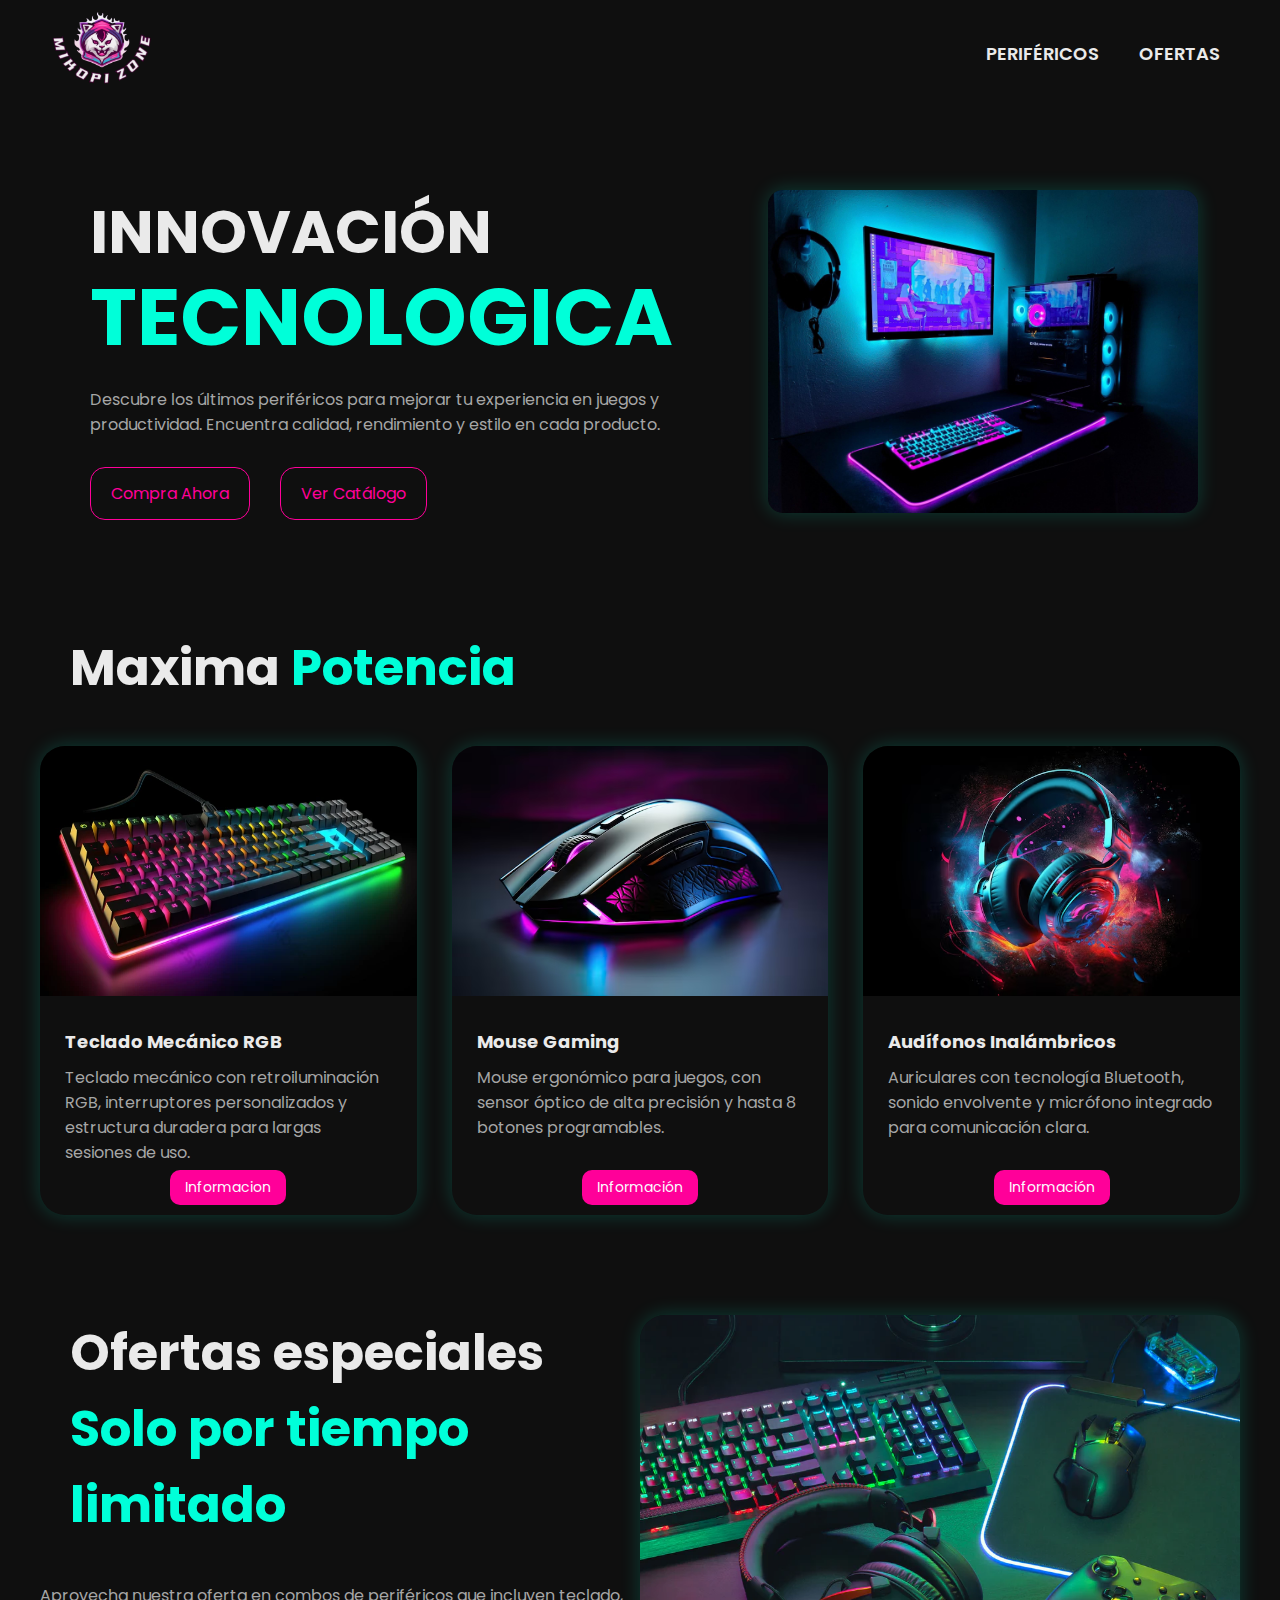
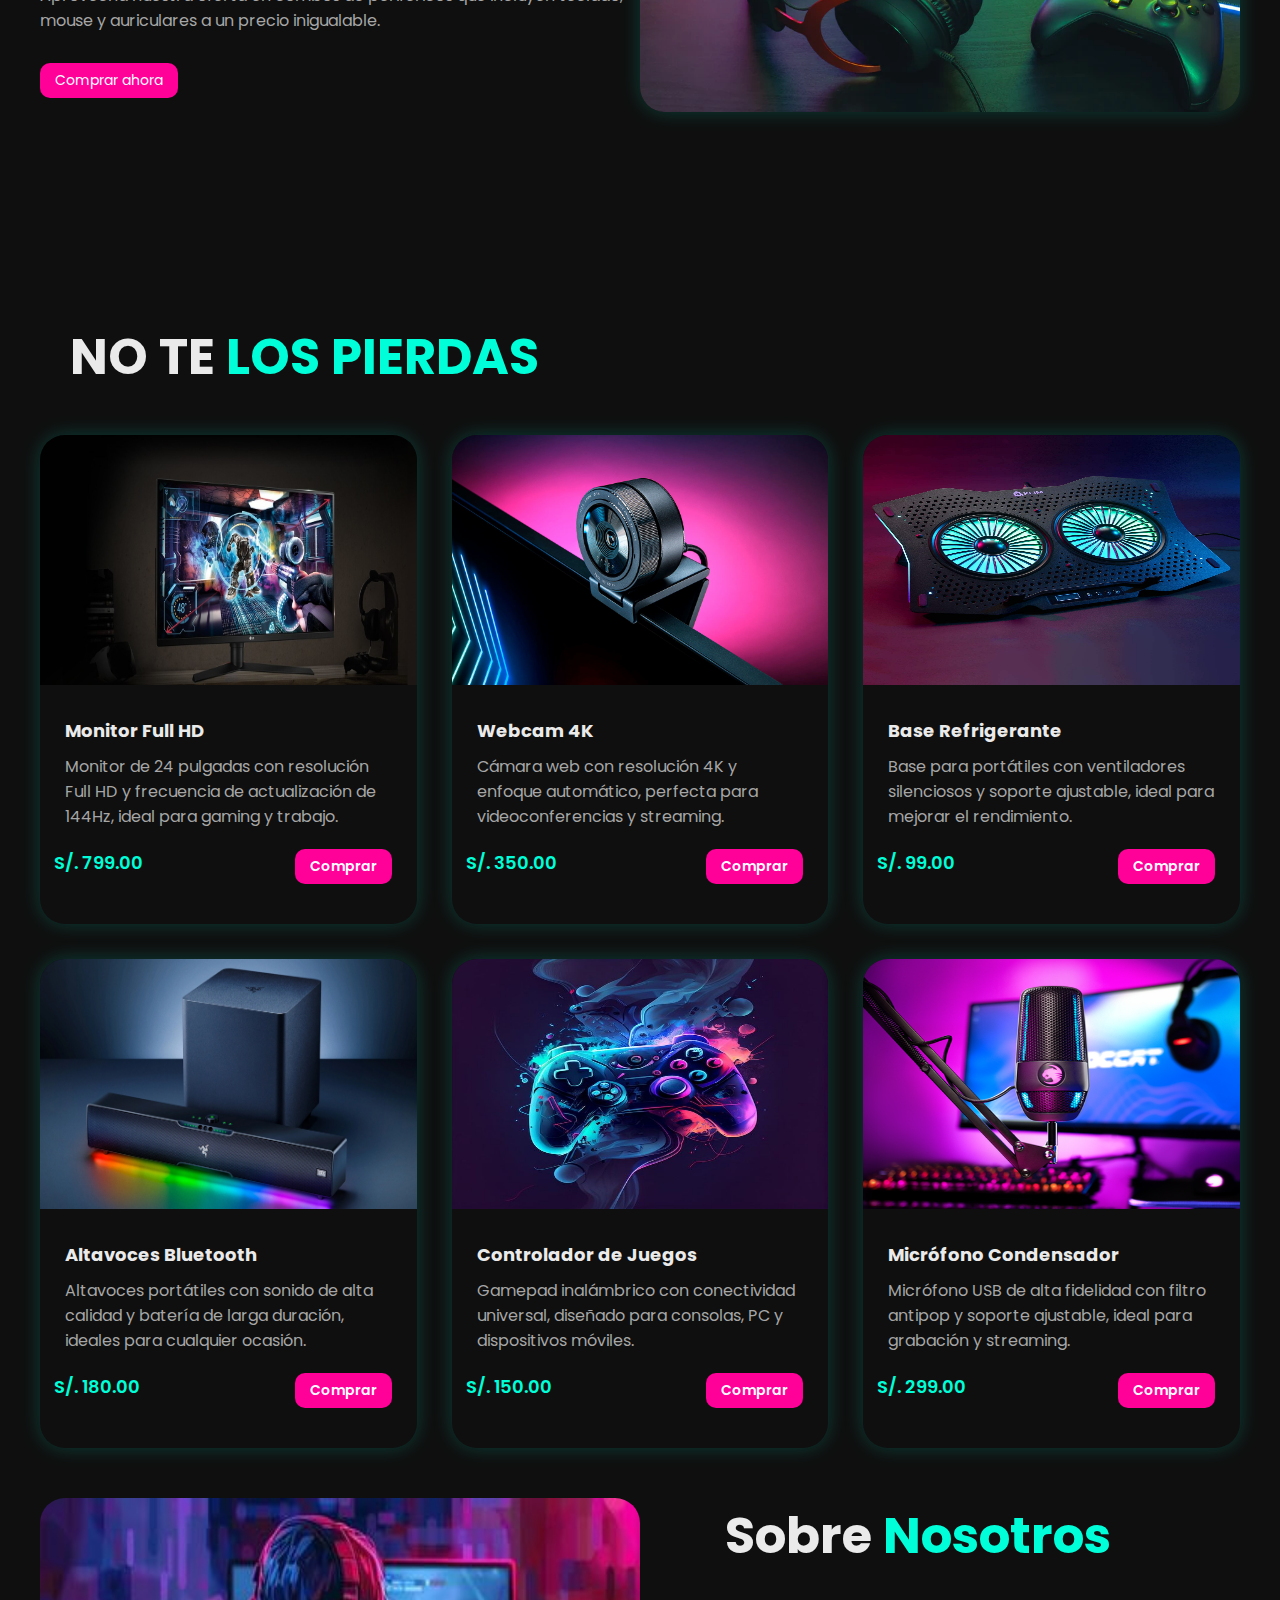
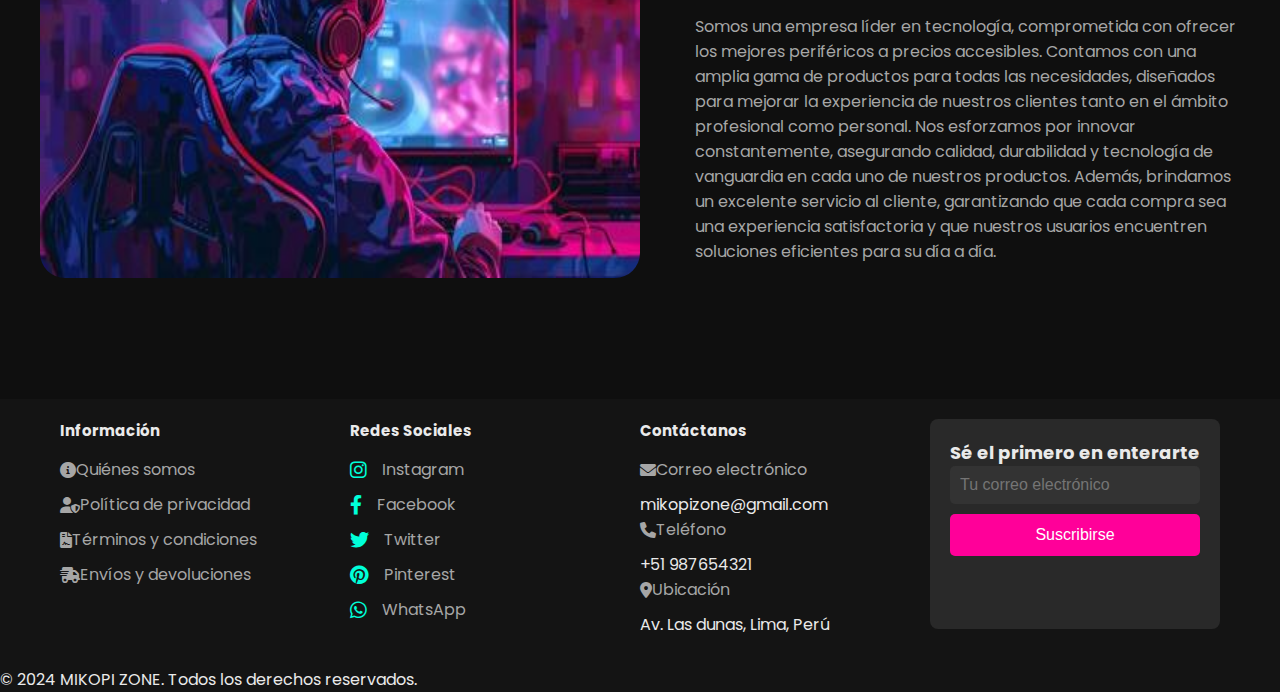
<file: index.html>
<!DOCTYPE html>
<html lang="es">
<head>
    <meta charset="UTF-8">
    <meta http-equiv="X-UA-Compatible" content="IE=edge">
    <meta name="viewport" content="width=device-width", initial-scale="1.0">
    <title>35PI Zone</title>
    <link rel="icon" href="images/logo.png" type="image/png">
    <link rel="stylesheet" href="css/estilo.css">
    <link rel="stylesheet" href="https://cdnjs.cloudflare.com/ajax/libs/font-awesome/6.0.0-beta3/css/all.min.css">
</head>
<body>

    <header class="header">
        
        <div class="menu container">
            <div>
                <img src="images/logo.png" alt="" class="logo-img">
            </div>
            <input type="checkbox" id="menu" />
            <label for="menu">
                <img src="images/menu.png" class="menu-icono" alt="">
            </label>
            <nav class="navbar">
                    <ul>
                        <li><a href="catalogo.html">PERIFÉRICOS</a></li>
                        <li><a href="#oferta">OFERTAS</a></li>
                    </ul>
            </nav>
        </div>

        <div class="header-content container">
            <div class="header-txt">
                <h1>INNOVACIÓN <br><span>TECNOLOGICA</span></h1>
                <p>
                    Descubre los últimos periféricos para mejorar tu experiencia en juegos y productividad. 
                    Encuentra calidad, rendimiento y estilo en cada producto.
                </p>
                <div class="buttons">
                    <a href="catalogo.html" class="btn1">Compra ahora</a>
                    <a href="catalogo.html" class="btn1">Ver catálogo</a>
                </div>
            </div>
            <div class="header-img">
                <img src="images/right.jpg" alt="">
            </div>
        </div>
    </header>

<section class="menu-pl container">
        <h2>Maxima <span>Potencia</span></h2>
        <div class="general-content">
        <div class="general-txt">
            <img src="images//teclado.jpg" alt="">
            <h3>Teclado Mecánico RGB</h3>
            <p>
                Teclado mecánico con retroiluminación RGB, interruptores personalizados y estructura duradera para largas sesiones de uso.
            </p>
            <div>
                <a href="catalogo.html" class="btn-3">Informacion</a>
            </div>
        </div>

        <div class="general-txt">
            <img src="images/mouse.jpg" alt="">
            <h3>Mouse Gaming</h3>
            <p>
                Mouse ergonómico para juegos, con sensor óptico de alta precisión y hasta 8 botones programables.
            </p>
            <div>
                <a href="catalogo.html" class="btn-3">Información</a>
            </div>
        </div>

        <div class="general-txt">
            <img src="images/audifono.jpg" alt="">
            <h3>Audífonos Inalámbricos</h3>
            <p>
                Auriculares con tecnología Bluetooth, sonido envolvente y micrófono integrado para comunicación clara.
            </p>
            <div>
                <a href="catalogo.html" class="btn-3">Información</a>
            </div>
        </div>
    </div>
</section>

<section id="oferta" class="about">
        <div class="about-content container">
            <div class="about-txt">
                <h2>Ofertas especiales <br> <span>Solo por tiempo limitado</span></h2>
                <p>
                    Aprovecha nuestra oferta en combos de periféricos que incluyen teclado, mouse y auriculares a un precio inigualable.
                </p>
                <div class="oferta">
                    <a href="catalogo.html" class="btn-2">Comprar ahora</a>
                </div>
            </div>
            <div class="about-img">
                <img src="images/oferta.jpg" alt="">
            </div>
        </div>
</section>

<section id="Perif" class="menu-pl container">
        <h2>NO TE <span>LOS PIERDAS</span></h2>
        <div class="general-content">
        <div class="general-txt">
            <img src="images/1.jpg" alt="">
            <h3>Monitor Full HD</h3>
            <p>
                Monitor de 24 pulgadas con resolución Full HD y frecuencia de actualización de 144Hz, ideal para gaming y trabajo.
            </p>
            <div class="precio">
                <span>S/. 799.00</span>
                <a href="#" class="btn-2">Comprar</a>
            </div>
        </div>

        <div class="general-txt">
            <img src="images/webcam.jpg" alt="">
            <h3>Webcam 4K</h3>
            <p>
                Cámara web con resolución 4K y enfoque automático, perfecta para videoconferencias y streaming.
            </p>
            <div class="precio">
                <span>S/. 350.00</span>
                <a href="#" class="btn-2">Comprar</a>
            </div>
        </div>

        <div class="general-txt">
            <img src="images/base.jpg" alt="">
            <h3>Base Refrigerante</h3>
            <p>
                Base para portátiles con ventiladores silenciosos y soporte ajustable, ideal para mejorar el rendimiento.
            </p>
            <div class="precio">
                <span>S/. 99.00</span>
                <a href="#" class="btn-2">Comprar</a>
            </div>
        </div>

        <div class="general-txt">
            <img src="images/altavoces.jpg" alt="">
            <h3>Altavoces Bluetooth</h3>
            <p>
                Altavoces portátiles con sonido de alta calidad y batería de larga duración, ideales para cualquier ocasión.
            </p>
            <div class="precio">
                <span>S/. 180.00</span>
                <a href="#" class="btn-2">Comprar</a>
            </div>
        </div>
        
        <div class="general-txt">
            <img src="images/gamepad.jpg" alt="">
            <h3>Controlador de Juegos</h3>
            <p>
                Gamepad inalámbrico con conectividad universal, diseñado para consolas, PC y dispositivos móviles.
            </p>
            <div class="precio">
                <span>S/. 150.00</span>
                <a href="#" class="btn-2">Comprar</a>
            </div>
        </div>

        <div class="general-txt">
            <img src="images/microfono.jpg" alt="">
            <h3>Micrófono Condensador</h3>
            <p>
                Micrófono USB de alta fidelidad con filtro antipop y soporte ajustable, ideal para grabación y streaming.
            </p>
            <div class="precio">
                <span>S/. 299.00</span>
                <a href="#" class="btn-2">Comprar</a>
            </div>
        </div>
    </div>
</section>
<br>
<br>

<section class="info container">

    <div class="info-img">
        <img src="images/left.jpg" alt="">
    </div>
    <div class="info-txt">
        <h2>Sobre <span>Nosotros</span></h2>
        <p>
            Somos una empresa líder en tecnología, comprometida con ofrecer los mejores periféricos a precios accesibles. Contamos con una amplia gama de productos para todas las necesidades, diseñados para mejorar la experiencia de nuestros clientes tanto en el ámbito profesional como personal. Nos esforzamos por innovar constantemente, asegurando calidad, durabilidad y tecnología de vanguardia en cada uno de nuestros productos. Además, brindamos un excelente servicio al cliente, garantizando que cada compra sea una experiencia satisfactoria y que nuestros usuarios encuentren soluciones eficientes para su día a día.
        </p>      
    </div>
</section>

<footer class="footer">
    <div class="footer-content container">

        <div class="link">
            <h3>Información</h3>
            <ul>
                <li><a href="#"><i class="fas fa-info-circle"></i> Quiénes somos</a></li>
                <li><a href="#"><i class="fas fa-user-shield"></i> Política de privacidad</a></li>
                <li><a href="#"><i class="fas fa-file-contract"></i> Términos y condiciones</a></li>
                <li><a href="#"><i class="fas fa-shipping-fast"></i> Envíos y devoluciones</a></li>
        </div>

        <div class="link" id="redes-sociales">
            <h3>Redes Sociales</h3>
            <ul class="social-icons">
                <li><a href="https://www.instagram.com" target="_blank"><i class="fab fa-instagram"></i> Instagram</a></li>
                <li><a href="https://www.facebook.com" target="_blank"><i class="fab fa-facebook-f"></i> Facebook</a></li>
                <li><a href="https://www.twitter.com" target="_blank"><i class="fab fa-twitter"></i> Twitter</a></li>
                <li><a href="https://www.pinterest.com" target="_blank"><i class="fab fa-pinterest"></i> Pinterest</a></li>
                <li><a href="https://wa.me/1234567890" target="_blank"><i class="fab fa-whatsapp"></i> WhatsApp</a></li>
            </ul>
        </div>

        <div class="link">
            <h3>Contáctanos</h3>
            <ul>
                <li><a href="#"><i class="fas fa-envelope"></i> Correo electrónico</a></li>
                <p>mikopizone@gmail.com</p>
                
                <li><a href="#"><i class="fas fa-phone"></i> Teléfono</a></li>
                <p>+51 987654321</p>
                
                <li><a href="#"><i class="fas fa-map-marker-alt"></i> Ubicación</a></li>
                <p>Av. Las dunas, Lima, Perú</p>
            </ul>
        </div>

        <div class="newsletter">
            <h3>Sé el primero en enterarte</h3>
            
            <form>
                <input type="email" placeholder="Tu correo electrónico" required>
                <button type="submit">Suscribirse</button>
            </form>
        </div>
    </div>
    
    <div class="footer-bottom">
        <p>&copy; 2024 MIKOPI ZONE. Todos los derechos reservados.</p>
    </div>
</footer>
</body>
</html>
</file>
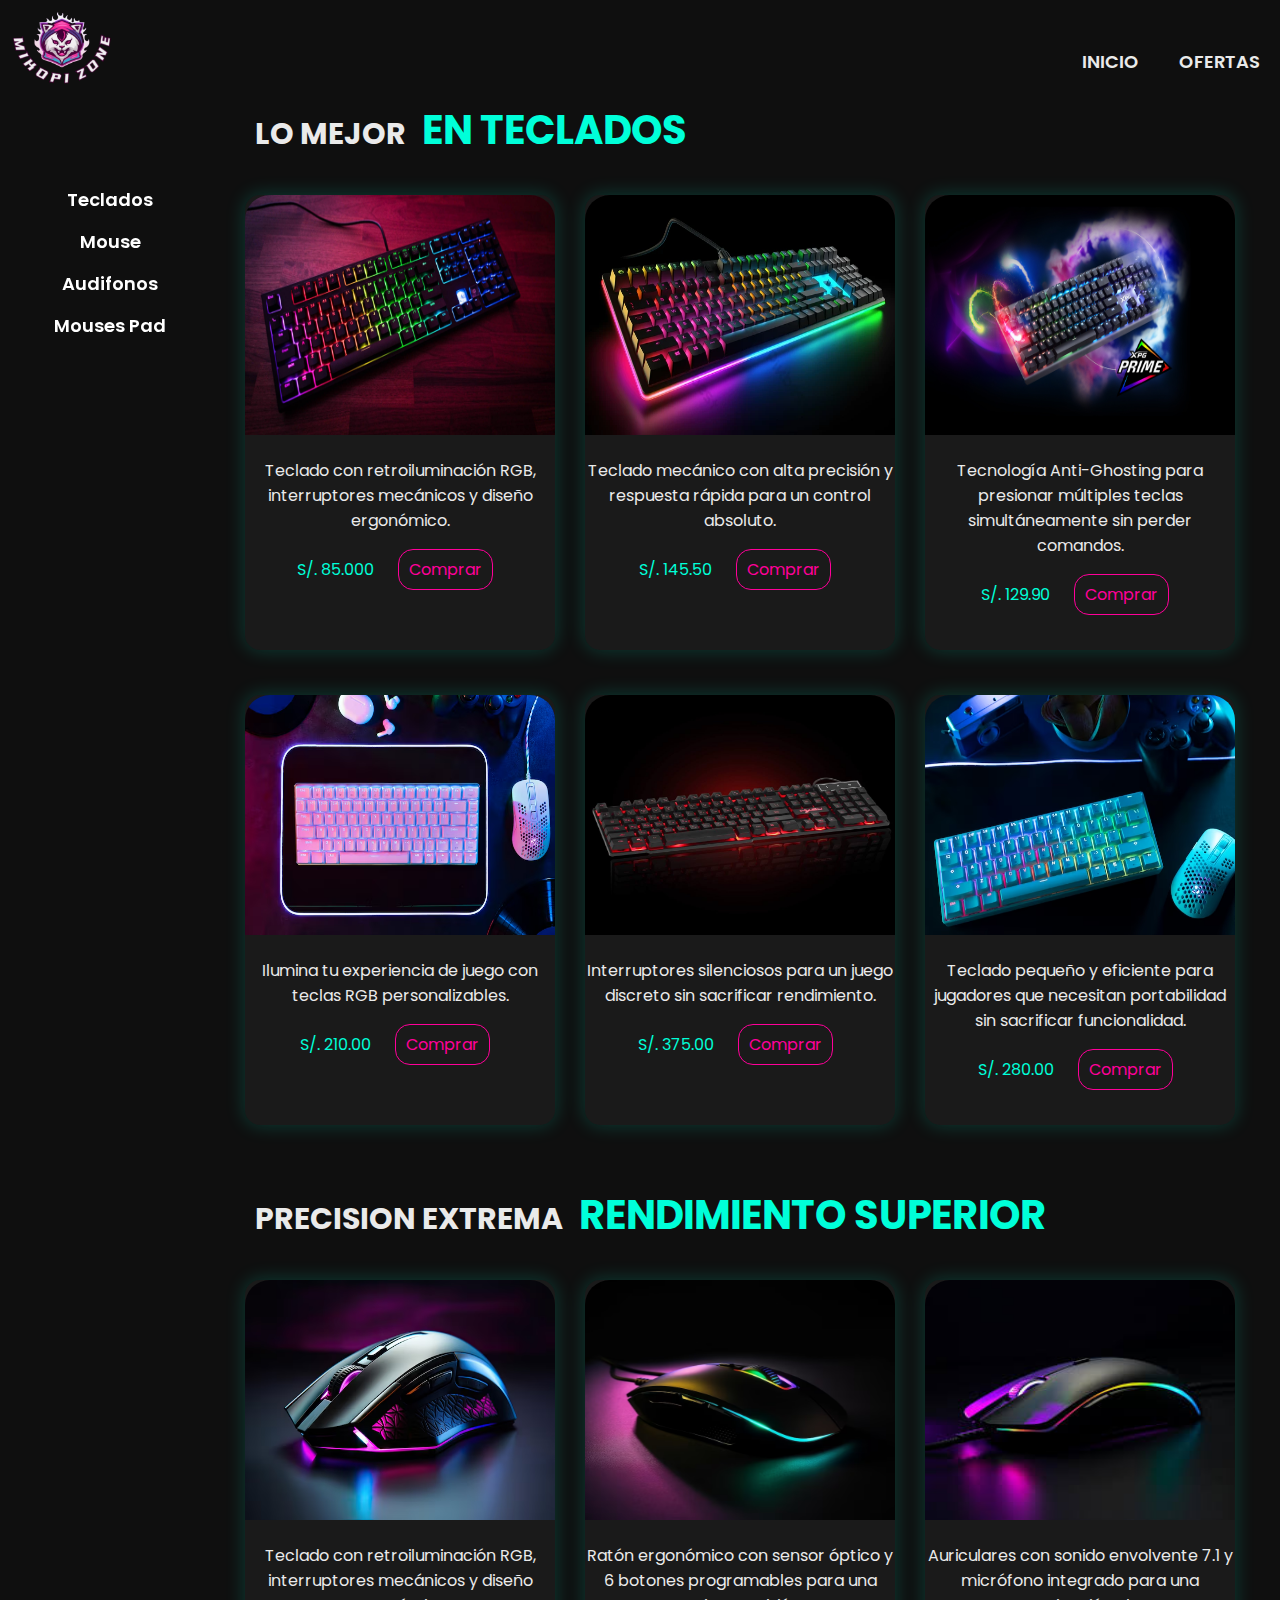
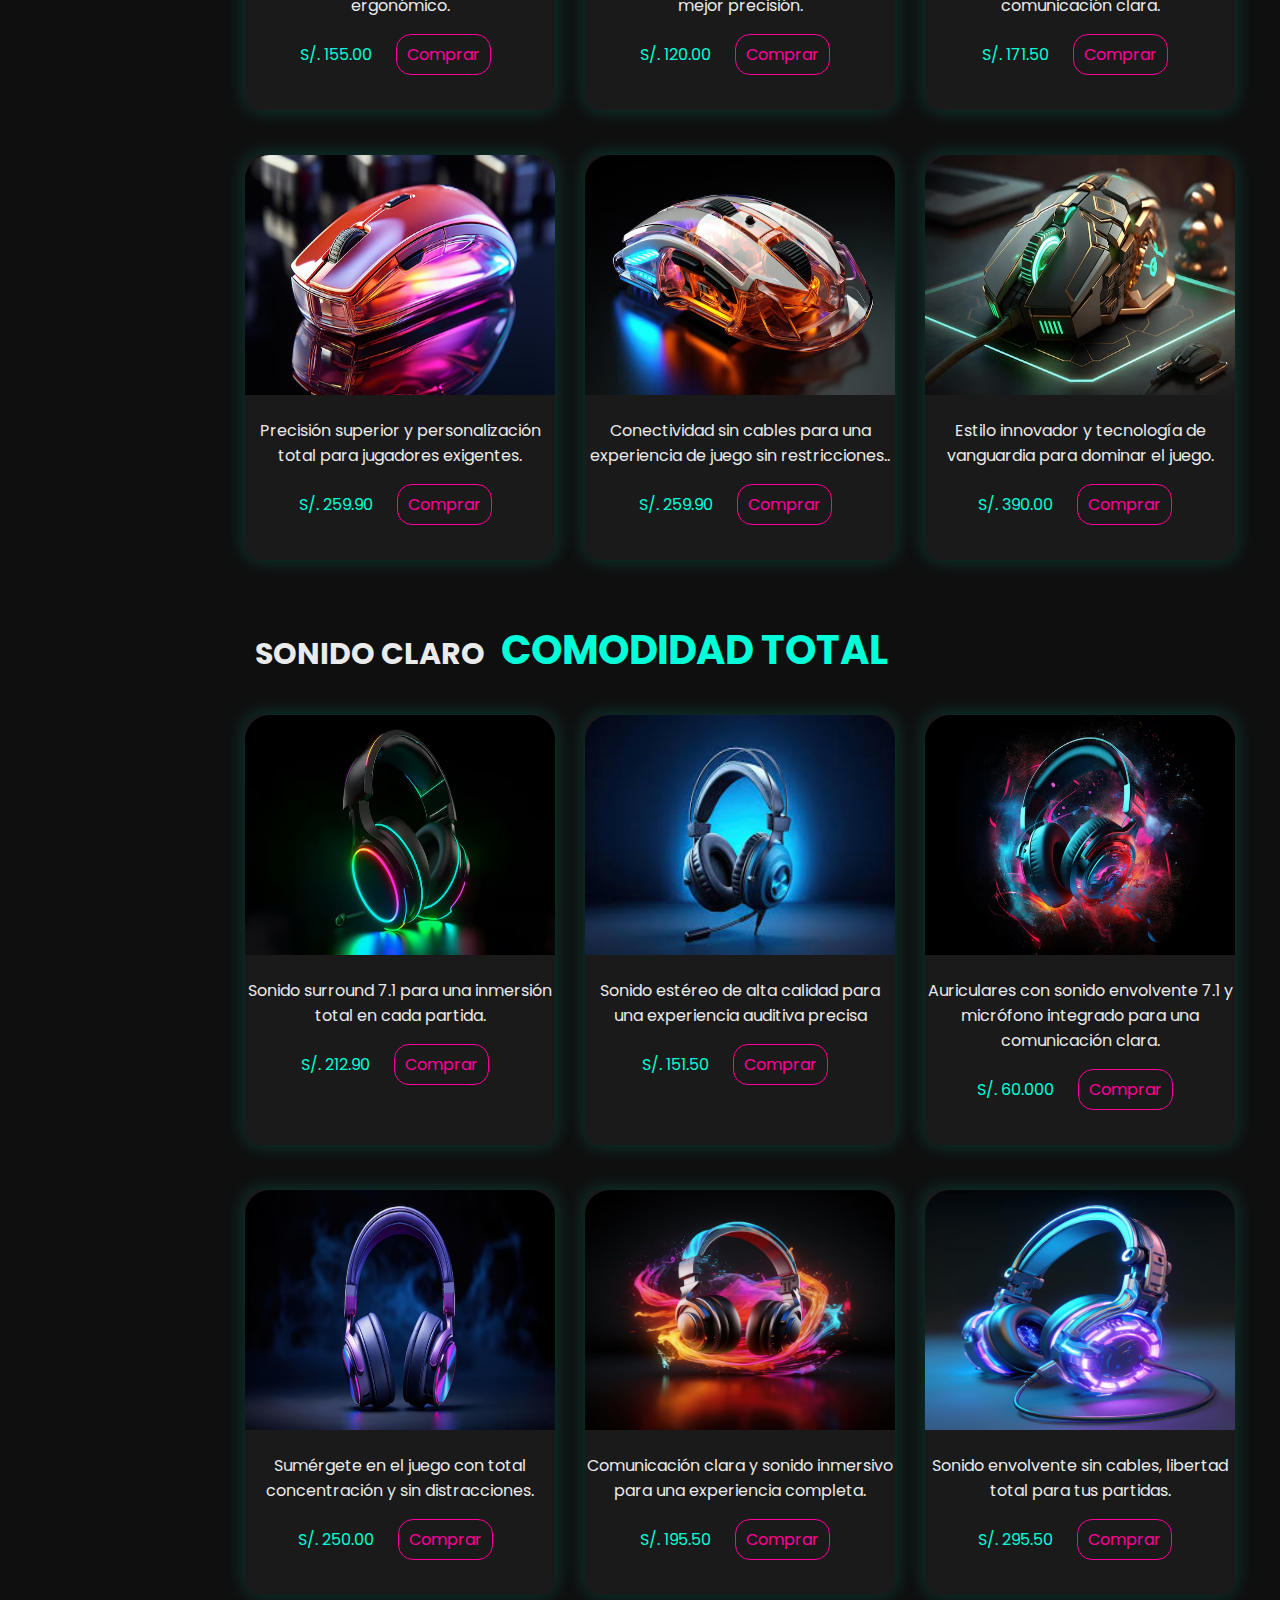
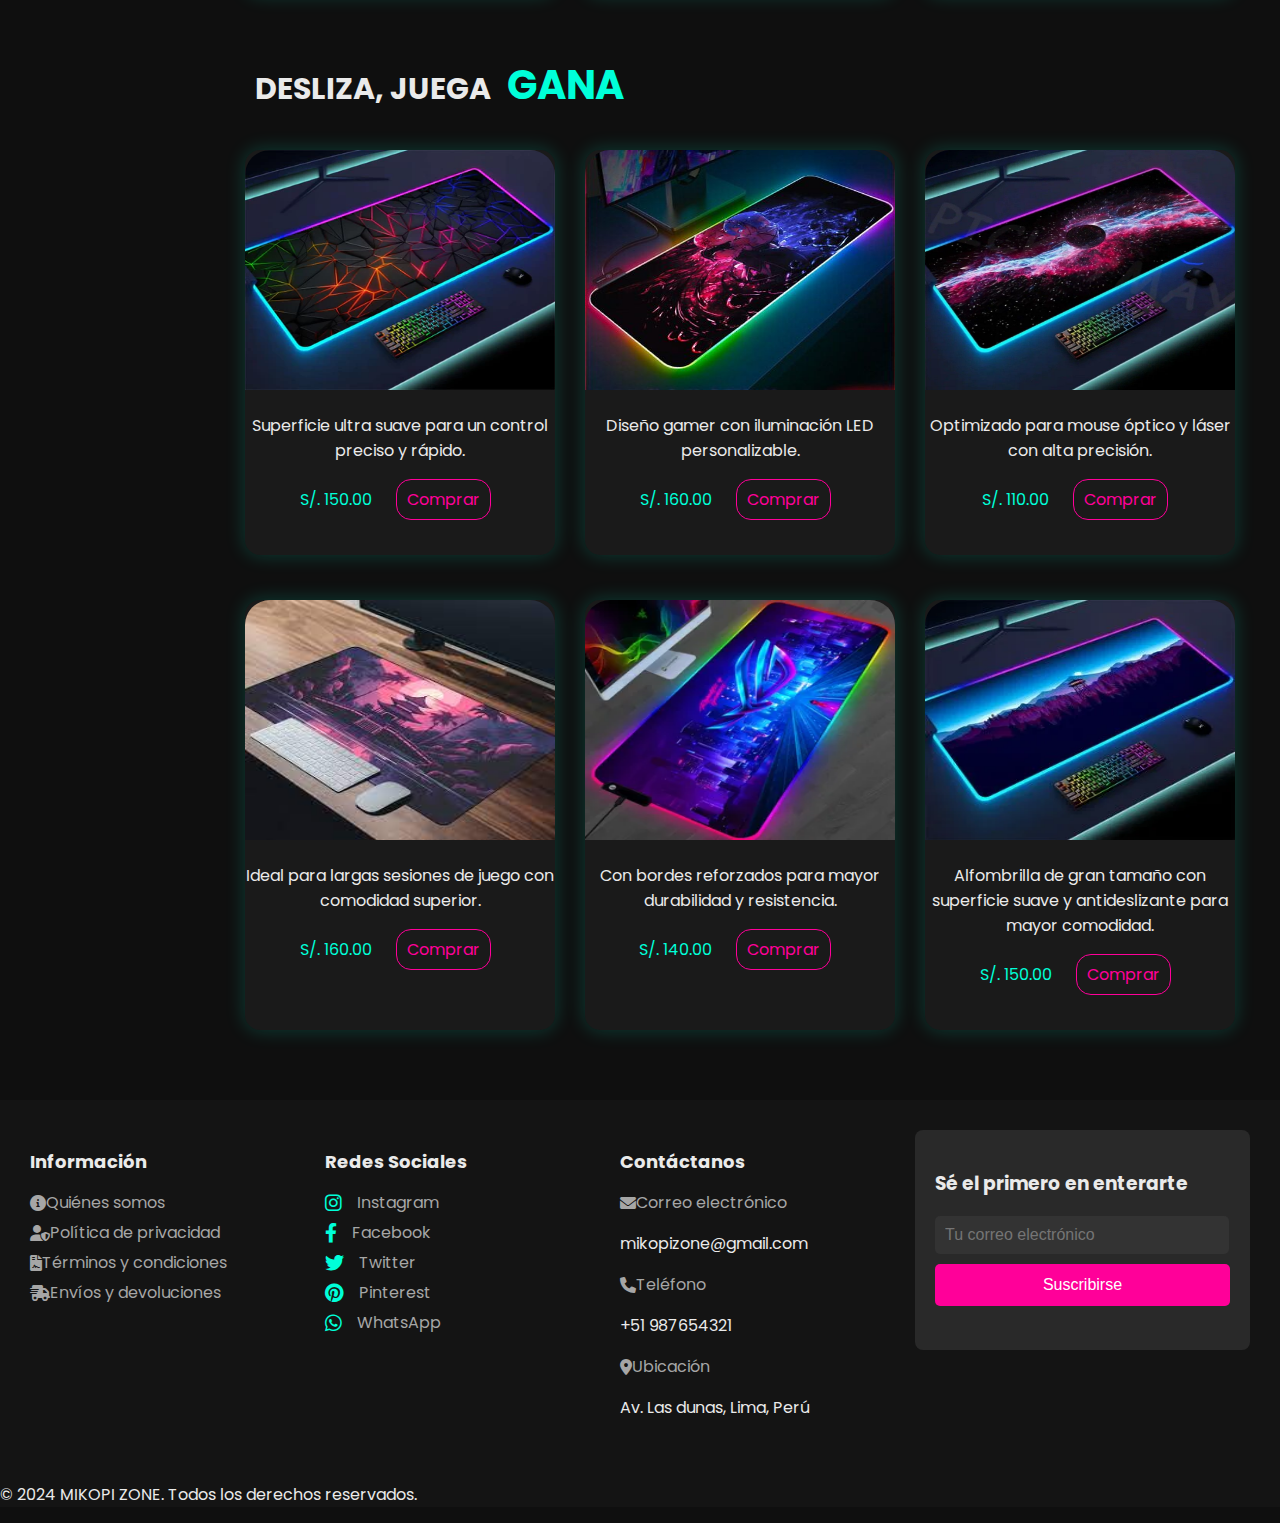
<file: catalogo.html>
<!DOCTYPE html>
<html lang="es">
<head>
    <meta charset="UTF-8">
    <meta http-equiv="X-UA-Compatible" content="IE=edge">
    <meta name="viewport" content="width=device-width, initial-scale=1.0">
    <link rel="stylesheet" href="css/catalogo.css">
    <link rel="stylesheet" href="https://cdnjs.cloudflare.com/ajax/libs/font-awesome/6.0.0-beta3/css/all.min.css">
    <title>35PI Zone</title>
    <link rel="icon" href="images/logo.png" type="image/png">
</head>
<body>
    <header>
        <div class="menu container">
            <div>
                <img src="images/logo.png" alt="" class="logo-img">
            </div>
            <input type="checkbox" id="menu" />
            <label for="menu">
                <img src="images/menu.png" class="menu-icono" alt="">
            </label>
            <nav class="navbar">
                    <ul>
                        <li><a href="index.html">INICIO</a></li>
                        <li><a href="index.html.#oferta">OFERTAS</a></li>
                    </ul>
            </nav>
        </div>

    </header>
    
    <div class="contenedor-principal">
        <nav class="menu-lateral">
            <ul>
                <li><a href="#teclados">Teclados</a></li>
                <li><a href="#mouses">Mouse</a></li>
                <li><a href="#audifonos">Audifonos</a></li>
                <li><a href="#mousepad">Mouses Pad</a></li>
            </ul>
        </nav>

        <section class="contenedor">
            <h3 id="teclados">LO MEJOR <span>EN TECLADOS</span></h3>
            <div  class="contenedor-items">
                <div class="item">
                    <img src="images//teclado1.jpg"  class="img-item">
                    <p>Teclado con retroiluminación RGB, interruptores mecánicos y diseño ergonómico.</p>
                    <div class="precio">
                        <span>S/. 85.000</span>
                        <a href="#" class="boton-item">Comprar</a>
                    </div>
                </div>
            
                <div class="item">
                    <img src="images/teclado.jpg"  class="img-item">
                    <p>Teclado mecánico con alta precisión y respuesta rápida para un control absoluto.</p>
                    <div class="precio">
                        <span>S/. 145.50</span>
                        <a href="#" class="boton-item">Comprar</a>
                    </div>
                </div>
            
                <div class="item">
                    <img src="images/teclado3.jpg" class="img-item">
                    <p>Tecnología Anti-Ghosting para presionar múltiples teclas simultáneamente sin perder comandos.</p>
                    <div class="precio">
                        <span>S/. 129.90</span>
                        <a href="#" class="boton-item">Comprar</a>
                    </div>
                </div>
            
                <div class="item">
                    <img src="images/teclado4.jpg"  class="img-item">
                    <p>Ilumina tu experiencia de juego con teclas RGB personalizables.</p>
                    <div class="precio">
                        <span>S/. 210.00</span>
                        <a href="#" class="boton-item">Comprar</a>
                    </div>
                </div>
            
                <div class="item">
                    <img src="images/teclado6.jpg" class="img-item">
                    <p>Interruptores silenciosos para un juego discreto sin sacrificar rendimiento.</p>
                    <div class="precio">
                        <span>S/. 375.00</span>
                        <a href="#" class="boton-item">Comprar</a>
                    </div>
                </div>
            
                <div class="item">
                    <img src="images/teclado5.jpg" class="img-item">
                    <p>Teclado pequeño y eficiente para jugadores que necesitan portabilidad sin sacrificar funcionalidad.</p>
                    <div class="precio">
                        <span>S/. 280.00</span>
                        <a href="#" class="boton-item">Comprar</a>
                    </div>
                </div>
            </div>

            <h3 id="mouses">PRECISION EXTREMA <span>RENDIMIENTO SUPERIOR</span></h3>
            <div class="contenedor-items">
                <div class="item">
                    <img src="images/mouse.jpg"  class="img-item">
                    <p>Teclado con retroiluminación RGB, interruptores mecánicos y diseño ergonómico.</p>
                    <div class="precio">
                        <span>S/. 155.00</span>
                        <a href="#" class="boton-item">Comprar</a>
                    </div>
                </div>
            
                <div class="item">
                    <img src="images/mouse1.jpg"  class="img-item">
                    <p>Ratón ergonómico con sensor óptico y 6 botones programables para una mejor precisión.</p>
                    <div class="precio">
                        <span>S/. 120.00</span>
                        <a href="#" class="boton-item">Comprar</a>
                    </div>
                </div>
            
                <div class="item">
                    <img src="images/mouse2.jpg" class="img-item">
                    <p>Auriculares con sonido envolvente 7.1 y micrófono integrado para una comunicación clara.</p>
                    <div class="precio">
                        <span>S/. 171.50</span>
                        <a href="#" class="boton-item">Comprar</a>
                    </div>
                </div>
            
                <div class="item">
                    <img src="images/mouse3.jpg"  class="img-item">
                    <p>Precisión superior y personalización total para jugadores exigentes.</p>
                    <div class="precio">
                        <span>S/. 259.90 </span>
                        <a href="#" class="boton-item">Comprar</a>
                    </div>
                </div>
            
                <div class="item">
                    <img src="images/mouse4.jpg" class="img-item">
                    <p>Conectividad sin cables para una experiencia de juego sin restricciones..</p>
                    <div class="precio">
                        <span>S/. 259.90 </span>
                        <a href="#" class="boton-item">Comprar</a>
                    </div>
                </div>
            
                <div class="item">
                    <img src="images/mouse5.jpg" class="img-item">
                    <p>Estilo innovador y tecnología de vanguardia para dominar el juego.</p>
                    <div class="precio">
                        <span>S/. 390.00</span>
                        <a href="#" class="boton-item">Comprar</a>
                    </div>
                </div>
            </div>
            
            <h3 id="audifonos">SONIDO CLARO <span>COMODIDAD TOTAL</span></h3>
            <div  class="contenedor-items">
                <div class="item">
                    <img src="images/audi1.jpg"  class="img-item">
                    <p>Sonido surround 7.1 para una inmersión total en cada partida.</p>
                    <div class="precio">
                        <span>S/. 212.90</span>
                        <a href="#" class="boton-item">Comprar</a>
                    </div>
                </div>
            
                <div class="item">
                    <img src="images/audi2.jpg"  class="img-item">
                    <p>Sonido estéreo de alta calidad para una experiencia auditiva precisa</p>
                    <div class="precio">
                        <span>S/. 151.50</span>
                        <a href="#" class="boton-item">Comprar</a>
                    </div>
                </div>
            
                <div class="item">
                    <img src="images/audifono.jpg" class="img-item">
                    <p>Auriculares con sonido envolvente 7.1 y micrófono integrado para una comunicación clara.</p>
                    <div class="precio">
                        <span>S/. 60.000</span>
                        <a href="#" class="boton-item">Comprar</a>
                    </div>
                </div>
            
                <div class="item">
                    <img src="images/audi3.jpg"  class="img-item">
                    <p>Sumérgete en el juego con total concentración y sin distracciones.</p>
                    <div class="precio">
                        <span>S/. 250.00</span>
                        <a href="#" class="boton-item">Comprar</a>
                    </div>
                </div>
            
                <div class="item">
                    <img src="images/audi4.jpg" class="img-item">
                    <p>Comunicación clara y sonido inmersivo para una experiencia completa.</p>
                    <div class="precio">
                        <span>S/. 195.50</span>
                        <a href="#" class="boton-item">Comprar</a>
                    </div>
                </div>
            
                <div class="item">
                    <img src="images/audi5.jpg" class="img-item">
                    <p>Sonido envolvente sin cables, libertad total para tus partidas.</p>
                    <div class="precio">
                        <span>S/. 295.50</span>
                        <a href="#" class="boton-item">Comprar</a>
                    </div>
                </div>
            </div>

            <h3 id="mousepad">DESLIZA, JUEGA <span>GANA</span> </h3>
            <div  class="contenedor-items">
                <div class="item">
                    <img src="images/pad1.jpg"  class="img-item">
                    <p>Superficie ultra suave para un control preciso y rápido.</p>
                    <div class="precio">
                        <span>S/. 150.00</span>
                        <a href="#" class="boton-item">Comprar</a>
                    </div>
                </div>
            
                <div class="item">
                    <img src="images/pad2.jpg"  class="img-item">
                    <p>Diseño gamer con iluminación LED personalizable.</p>
                    <div class="precio">
                        <span>S/. 160.00</span>
                        <a href="#" class="boton-item">Comprar</a>
                    </div>
                </div>
            
                <div class="item">
                    <img src="images/pad3.jpg" class="img-item">
                    <p>Optimizado para mouse óptico y láser con alta precisión.</p>
                    <div class="precio">
                        <span>S/. 110.00</span>
                        <a href="#" class="boton-item">Comprar</a>
                    </div>
                </div>
            
                <div class="item">
                    <img src="images/pad4.jpg"  class="img-item">
                    <p>Ideal para largas sesiones de juego con comodidad superior.</p>
                    <div class="precio">
                        <span>S/. 160.00</span>
                        <a href="#" class="boton-item">Comprar</a>
                    </div>
                </div>
            
                <div class="item">
                    <img src="images/pad5.jpg" class="img-item">
                    <p>Con bordes reforzados para mayor durabilidad y resistencia.</p>
                    <div class="precio">
                        <span>S/. 140.00</span>
                        <a href="#" class="boton-item">Comprar</a>
                    </div>
                </div>
            
                <div class="item">
                    <img src="images/pad6.jpg" class="img-item">
                    <p>Alfombrilla de gran tamaño con superficie suave y antideslizante para mayor comodidad.</p>
                    <div class="precio">
                        <span>S/. 150.00</span>
                        <a href="#" class="boton-item">Comprar</a>
                    </div>
                </div>
            </div>
            
            
        </section>

        
    </div>
    <br>
    <br>
    <footer class="footer">
        <div class="footer-content container">
    
            <div class="link">
                <h3>Información</h3>
                <ul>
                    <li><a href="#"><i class="fas fa-info-circle"></i> Quiénes somos</a></li>
                    <li><a href="#"><i class="fas fa-user-shield"></i> Política de privacidad</a></li>
                    <li><a href="#"><i class="fas fa-file-contract"></i> Términos y condiciones</a></li>
                    <li><a href="#"><i class="fas fa-shipping-fast"></i> Envíos y devoluciones</a></li>
            </div>
    
            <div class="link" id="redes-sociales">
                <h3>Redes Sociales</h3>
                <ul class="social-icons">
                    <li><a href="https://www.instagram.com" target="_blank"><i class="fab fa-instagram"></i> Instagram</a></li>
                    <li><a href="https://www.facebook.com" target="_blank"><i class="fab fa-facebook-f"></i> Facebook</a></li>
                    <li><a href="https://www.twitter.com" target="_blank"><i class="fab fa-twitter"></i> Twitter</a></li>
                    <li><a href="https://www.pinterest.com" target="_blank"><i class="fab fa-pinterest"></i> Pinterest</a></li>
                    <li><a href="https://wa.me/1234567890" target="_blank"><i class="fab fa-whatsapp"></i> WhatsApp</a></li>
                </ul>
            </div>
    
            <div class="link">
                <h3>Contáctanos</h3>
                <ul>
                    <li><a href="#"><i class="fas fa-envelope"></i> Correo electrónico</a></li>
                    <p>mikopizone@gmail.com</p>
                    
                    <li><a href="#"><i class="fas fa-phone"></i> Teléfono</a></li>
                    <p>+51 987654321</p>
                    
                    <li><a href="#"><i class="fas fa-map-marker-alt"></i> Ubicación</a></li>
                    <p>Av. Las dunas, Lima, Perú</p>
                </ul>
            </div>
    
            <div class="newsletter">
                <h3>Sé el primero en enterarte</h3>

                <form>
                    <input type="email" placeholder="Tu correo electrónico" required>
                    <button type="submit">Suscribirse</button>
                </form>
            </div>
        </div>
        
        <div class="footer-bottom">
            <p>&copy; 2024 MIKOPI ZONE. Todos los derechos reservados.</p>
        </div>
    </footer>
</body>
</html>
</file>
<file: css/estilo.css>
@import url('https://fonts.googleapis.com/css2?family=Oswald:wght@400;500;600;700&family=Poppins:wght@400;500;600;700;800&display=swap');

* {
    margin: 0;
    padding: 0;
    box-sizing: border-box;
    text-decoration: none;
    list-style: none;
}

body{
    font-family: 'Poppins', sans-serif;
    background-color: #0f0f0f;
    color: #eaeaea;
}

.container{
    max-width: 1200px;
    margin: 0 auto;
}

.header{

    background-position: center bottom;
    background-size: cover;
    background-repeat: no-repeat;
    display: flex;
    align-items: center;
    min-height: 70vh;
    padding: 80px 0 0 0;
}

.menu{
    position: absolute;
    top: 0;
    left: 0;
    right: 0;
    display: flex;
    align-items: center;
    justify-content: space-between;
}



.logo-img {
    width: 100x;
    height: 100px;
    margin-right: 10px;
}


.menu .navbar ul li{
    position: relative;
    float: left;
}

.menu .navbar ul li a{
    font-size: 18px;
    padding: 20px;
    color: #eaeaea;
    display: block;
    font-weight: 600;
}

.menu .navbar ul li a:hover{
    color: #ff0099;
}

#menu {
    display: none;
}

.menu-icono{
    width: 25px;
}

.menu label{
    cursor:pointer;
    display:none
}

.header-content{
    display: flex;
    margin-left: 90px;
}

.header-txt{
    width: 50%;
}

.header-txt h1{
    font-size: 60px;
    line-height: 85px;
    color: #eaeaea;
    margin-bottom: 20px;

}

.header-txt span{
    font-size: 80px;
    color: #00ffd9;
}

.header-txt p{
    font-size: 16px;
    color: #a6a6a6;
    margin-bottom: 30px;
}

.header-img{
    width: 50%;
    text-align: center;
}

.header-img img{
    width: 430px;
    border-radius: 15px;
    box-shadow: 0 0 20px rgba(0,255,217,0.2);
    
}

.buttons{
    display: flex;
}

.btn1{
    display: inline-block;
    padding: 13px 20px;
    border: 1px solid #ff0099;
    color: #ff0099;
    border-radius: 15px;
    margin-right: 30px;
    font-size: 16px;
    text-transform: capitalize;
}

.btn1:hover{
    background-color: #ff0099;
    color: white;
}
.menu{
    padding: 0 0 100px 0;
}

h2{
    font-size: 50px;
    color: #eaeaea;
    margin-bottom: 40px;
    margin-left: 30px;
}

span{
    color: #00ffd9;
}

.general-content{
    display: grid;
    grid-template-columns: repeat(3,1fr);
    grid-gap: 35px;
}

.general-txt{
    border-radius: 25px;
    box-shadow: 0 0 20px rgba(0,255,217,0.2);
    position: relative;
    padding-bottom: 30px;
    transition: transform 0.3s;
}
.general-txt:hover{
    transform: scale(1.05);
}

.general-txt img{
    border-radius: 25px 25px 0 0;
    width: 100%;
    height: 250px;
}

.general-txt h3{
    font-size: 18px;
    color: #eaeaea;
    padding: 25px 25px 10px 25px;
}

.general-txt p{
    font-size: 16px;
    color: #a6a6a6;
    padding: 0 25px 20px 25px;
}

.precio{
    padding: 0 25px 10px 14px;
    display: flex;
    justify-content: space-between;
    color: #ff0099;
    font-size: 18px;
    font-weight: 600;
}

.btn-2{
    display: inline-block;
    background-color: #ff0099;
    font-size: 14px;
    padding: 7px 15px;
    color: #FBFCFF;
    border-radius: 10px;
}
.btn-3 {
    display: inline-block;
    background-color: #ff0099;
    font-size: 14px;
    padding: 7px 15px;
    color: #FBFCFF;
    border-radius: 10px;
    position: absolute;
    bottom: 10px; 
    left: 50%;
    transform: translateX(-50%);
}

.about{
    padding: 100px 0;
    margin-bottom: 100px;
    background-color: #0f0f0f;
}

.about-content{
    display: flex;
}

.about-txt{
    width: 50%;
}

.about-txt h2{
    color: #eaeaea;
}

.about-txt p{
    font-size: 16px;
    color: #a6a6a6;
    margin-bottom: 30px;
}

.oferta{
    display: flex;
    align-items: center;
    justify-content: space-between;
}

.oferta span{
    font-size: 80px;
    font-weight: 800;
    color: #00ffd9;
}

.about-img{
    width: 50%;
    text-align: right;
}

.about-img img{
    width: 600px;
    border-radius: 25px;
    box-shadow: 0 0 20px rgba(0,255,217,0.2);
}

.info{
    padding-bottom: 100px;
    display: flex;
}

.info-img{
    width: 50%;
}

.info-img img{
    border-radius: 25px;
    width: 600px;
    height: 380px;
}

.info-txt{
    width: 50%;
    padding-left: 55px;
}

.info-txt p{
    font-size: 16px;
    color: #a6a6a6;
    margin-bottom: 35px;
}

.footer{
    padding: 0;
    background-color: #141414;
}

.footer-content{
    display: flex;
    justify-content: space-between;
    padding: 20px;
}

.link, .newsletter {
    flex: 1 1 200px;
}

.link ul, .social-icons {
    list-style: none;
    padding: 0;
    margin: 10px 0;
}

.link ul li, .social-icons li {
    margin-bottom: 5px;
}

.link ul li a, .social-icons li a {
    color: #a6a6a6;
    text-decoration: none;
    display: flex;
    align-items: center;
}

.social-icons li a i {
    font-size: 1.2rem;
    color: #00ffd9;
    margin-right: 15px;
}

.newsletter {
    background-color: #292929;
    padding: 20px;
    border-radius: 8px;
    height: 210px;
}
.newsletter h3{
    font-size: 18px;
}

.newsletter form {
    display: flex;
    flex-direction: column;
    gap: 10px;
}

.newsletter input[type="email"] {
    padding: 10px;
    border: none;
    border-radius: 5px;
    font-size: 1rem;
    width: 100%;
    background-color: #333;
    color: #eaeaea;
    transition: border 0.3s ease;
}

.newsletter input[type="email"]:focus {
    outline: none;
    border: 2px solid #ff0099;
}

.newsletter button {
    padding: 12px;
    background-color: #ff0099;
    color: #fff;
    border: none;
    border-radius: 5px;
    font-size: 1rem;
    cursor: pointer;
    transition: background-color 0.3s ease;
}

.newsletter button:hover {
    background-color: #d10084;
}

.link h3{
    color: #eaeaea;
    font-size: 15px;
    margin-bottom: 15px;
}

.link a{
    color: #a6a6a6;
    font-size: 16px;
    display: block;
    margin-bottom: 10px;
}

.link a:hover{
    color: #00ffd9;
}


@media(max-width:991px){

    .menu{
        padding: 38px;
    }

    .menu label{
        display: initial;
    }

    .menu .navbar{
        position: absolute;
        top: 100%;
        left: 0;
        right: 0;
        background-color: #303030;
        display: none;
    }

    .menu .navbar ul li{
        width: 100%;
    }

    #menu:checked ~ .navbar{
        display: initial;
    }

    .header{
        min-height: 0vh;
    }

    .header-content{
        flex-direction: column;
        padding: 30px 30px 50px 30px;
        text-align: center;
    }

    .header-txt{
        width: 100%;
    }

    .header-img{
        width: 100%;
    }

    .header-img img{
        width: 300px;
    }

    .buttons{
        justify-content: center;
    }

    .btn1{
        margin: 0 10px;
    }

    .menu-pl{
        padding: 0 30px 30px 30px;
    }

    .general-content{
        display: grid;
        grid-template-columns: repeat(1,1fr);
    }

    .about{
        padding: 30px;
        margin-bottom: 30px;
        text-align: center;
    }

    .about-content{
        flex-direction: column;
    }

    .about-txt{
        width: 100%;
    }

    .about-txt p{
        margin-bottom: 0;
    }

    .about-img{
        width: 100%;
        text-align: center;
    }

    .info{
        padding: 30px;
        flex-direction: column;
    }

    .info-img{
        width: 100%;
    }

    .info-img img{
        width: 100%;
    }

    .info-txt{
        width: 100%;
        padding-left: 0;
        text-align: center;
    }

    .footer{
        padding: 38px;
        text-align: center;
    }

    .footer-content{
        flex-direction: column;
    }
}
</file>
<file: css/catalogo.css>
@import url('https://fonts.googleapis.com/css2?family=Oswald:wght@400;500;600;700&family=Poppins:wght@400;500;600;700;800&display=swap');

body {
    font-family: 'Poppins', sans-serif;
    background-color: #0f0f0f;
    color: #eaeaea;
    margin: 0;
    padding: 0;
}

header {
    background-color:#0f0f0f;
    color: white;
    text-align: center;
    padding: 20px;
    
}
.menu{
    position: absolute;
    top: 0;
    left: 0;
    right: 0;
    display: flex;
    align-items: center;
    justify-content: space-between;
}
#menu {
    display: none;
}
.menu-icono{
    display: none;
}
.menu .navbar ul li{
    position: relative;
    float: left;
    list-style-type:none ;
}

.menu .navbar ul li a{
    font-size: 18px;
    padding: 20px;
    color: #eaeaea;
    display: block;
    font-weight: 600;
    text-decoration: none;

}

.menu .navbar ul li a:hover{
    color: #ff0099;
}

#menu {
    display: none;
}

.menu-icono{
    width: 25px;
}

.menu label{
    cursor:pointer;
}
.logo-img {
    width: 100x;
    height: 100px;
    margin-right: 10px;
}



.contenedor-principal {
    display: flex;
    padding: 20px;
}

.menu-lateral {
    width: 180px;
    background-color:transparent;
    padding: 20px;
    position: fixed;
    top: 30%;
    left: 0;
    transform: translateY(-50%);
    z-index: 1000; 
    
}

.menu-lateral ul {
    list-style-type: none;
    padding: 0;
    margin: 0; 
}

.menu-lateral ul li {
    margin-bottom: 15px;
}

.menu-lateral ul li a {
    color: white;
    text-decoration: none;
    font-size: 18px;
    font-weight: 600;
    display: block;
    text-align: center;
}

.menu-lateral ul li a:hover {
    color: #00ffd9;
}



.contenedor {
    display: flex;
    flex-wrap: wrap;
    justify-content: space-between;
    gap: 20px;
    padding-left: 225px;
}
.contenedor h3{
    padding-top: 40px;
    font-size: 30px;
    justify-content: center;
    padding-left: 10px;
    margin: 0;

}
.contenedor span{
    color: #00ffd9;
    padding: 20px;
}

.contenedor h3 span{
    color: #00ffd9;
    font-size: 40px;
    padding: 10px;

}

.contenedor-items {
    display: grid;
    grid-template-columns: repeat(3, 1fr);
    gap: 30px;

}

.item {
    background-color: #1a1a1a;
    border-radius: 15px;
    overflow: hidden;
    width: 310px;
    box-shadow: 0 0 20px rgba(0,255,217,0.2);
    text-align: center;
    transition: transform 0.3s;
    margin-top: 15px;
    padding-bottom: 35px
}

.item:hover {
    transform: scale(1.05);
}


.img-item {
    border-radius: 25px 25px 0 0;
    width: 100%;
    height: 240px;
    padding: 0;

}



.boton-item {
    display: inline-block;
    padding: 7px 10px;
    border: 1px solid #ff0099;
    color: #ff0099;
    border-radius: 15px;
    margin-right: 30px;
    font-size: 16px;
    text-transform: capitalize;
    text-decoration: none;

}

.boton-item:hover {
    background-color: #ff0099;
    color: white;
}


.footer{
    padding: 0;
    background-color: #141414;
}
.footer-bottom{
    padding-bottom: 0;

}

.footer-content{
    display: flex;
    justify-content: space-between;
    padding: 30px;

}

.link, .newsletter {
    flex: 1 1 200px;
}

.link ul, .social-icons {
    list-style: none;
    padding: 0;
    margin: 10px 0;
}

.link ul li, .social-icons li {
    margin-bottom: 5px;
}

.link ul li a, .social-icons li a {
    color: #a6a6a6;
    text-decoration: none;
    display: flex;
    align-items: center;
}

.social-icons li a i {
    font-size: 1.2rem;
    color: #00ffd9;
    margin-right: 15px;
}

.newsletter {
    background-color: #292929;
    padding: 20px;
    border-radius: 8px;
    height: 180px;

}

.newsletter form {
    display: flex;
    flex-direction: column;
    gap: 10px;
}

.newsletter input[type="email"] {
    padding: 10px;
    border: none;
    border-radius: 5px;
    font-size: 1rem;
    width: 93%;
    background-color: #333;
    color: #eaeaea;
    transition: border 0.3s ease;
}

.newsletter input[type="email"]:focus {
    outline: none;
    border: 2px solid #ff0099;
}

.newsletter button {
    padding: 12px;
    background-color: #ff0099;
    color: #fff;
    border: none;
    border-radius: 5px;
    font-size: 1rem;
    cursor: pointer;
    transition: background-color 0.3s ease;
}

.newsletter button:hover {
    background-color: #d10084;
}

.link h3{
    color: #eaeaea;
    font-size: 18px;
    margin-bottom: 15px;
}

.link a{
    color: #a6a6a6;
    font-size: 16px;
    display: block;

}

.link a:hover{
    color: #00ffd9;
}

@media (max-width: 768px) {

    body {
        font-size: 14px;
    }

    .menu{
        padding: 38px;
    }

    .menu label{
        display: initial;
    }

    .menu .navbar{
        position: absolute;
        top: 100%;
        left: 0;
        right: 0;
        background-color: #303030;
        display: none;
    }

    .menu .navbar ul li{
        width: 100%;
    }

    #menu:checked ~ .navbar{
        display: initial;
    }

    .menu-lateral {
        width: 100%;
        position: fixed;
        top: 0;
        left: 0;
        transform: translateY(0);
        z-index: 1000;
        height: 100%;
        padding: 10px;
    }

    .contenedor {
        flex-direction: column;
        align-items: center;
        padding-left: 0;
    }

    .contenedor-items {
        grid-template-columns: 1fr;
    }

    .item {
        width: 100%;
    }

    .footer-content {
        flex-direction: column;
        align-items: center;
    }

    .link, .newsletter {
        width: 100%;
        margin-bottom: 20px;
    }

    .newsletter {
        padding: 15px;
        height: auto;
    }

    .newsletter input[type="email"] {
        width: 100%;
    }

    .newsletter button {
        width: 100%;
    }
}
</file>
